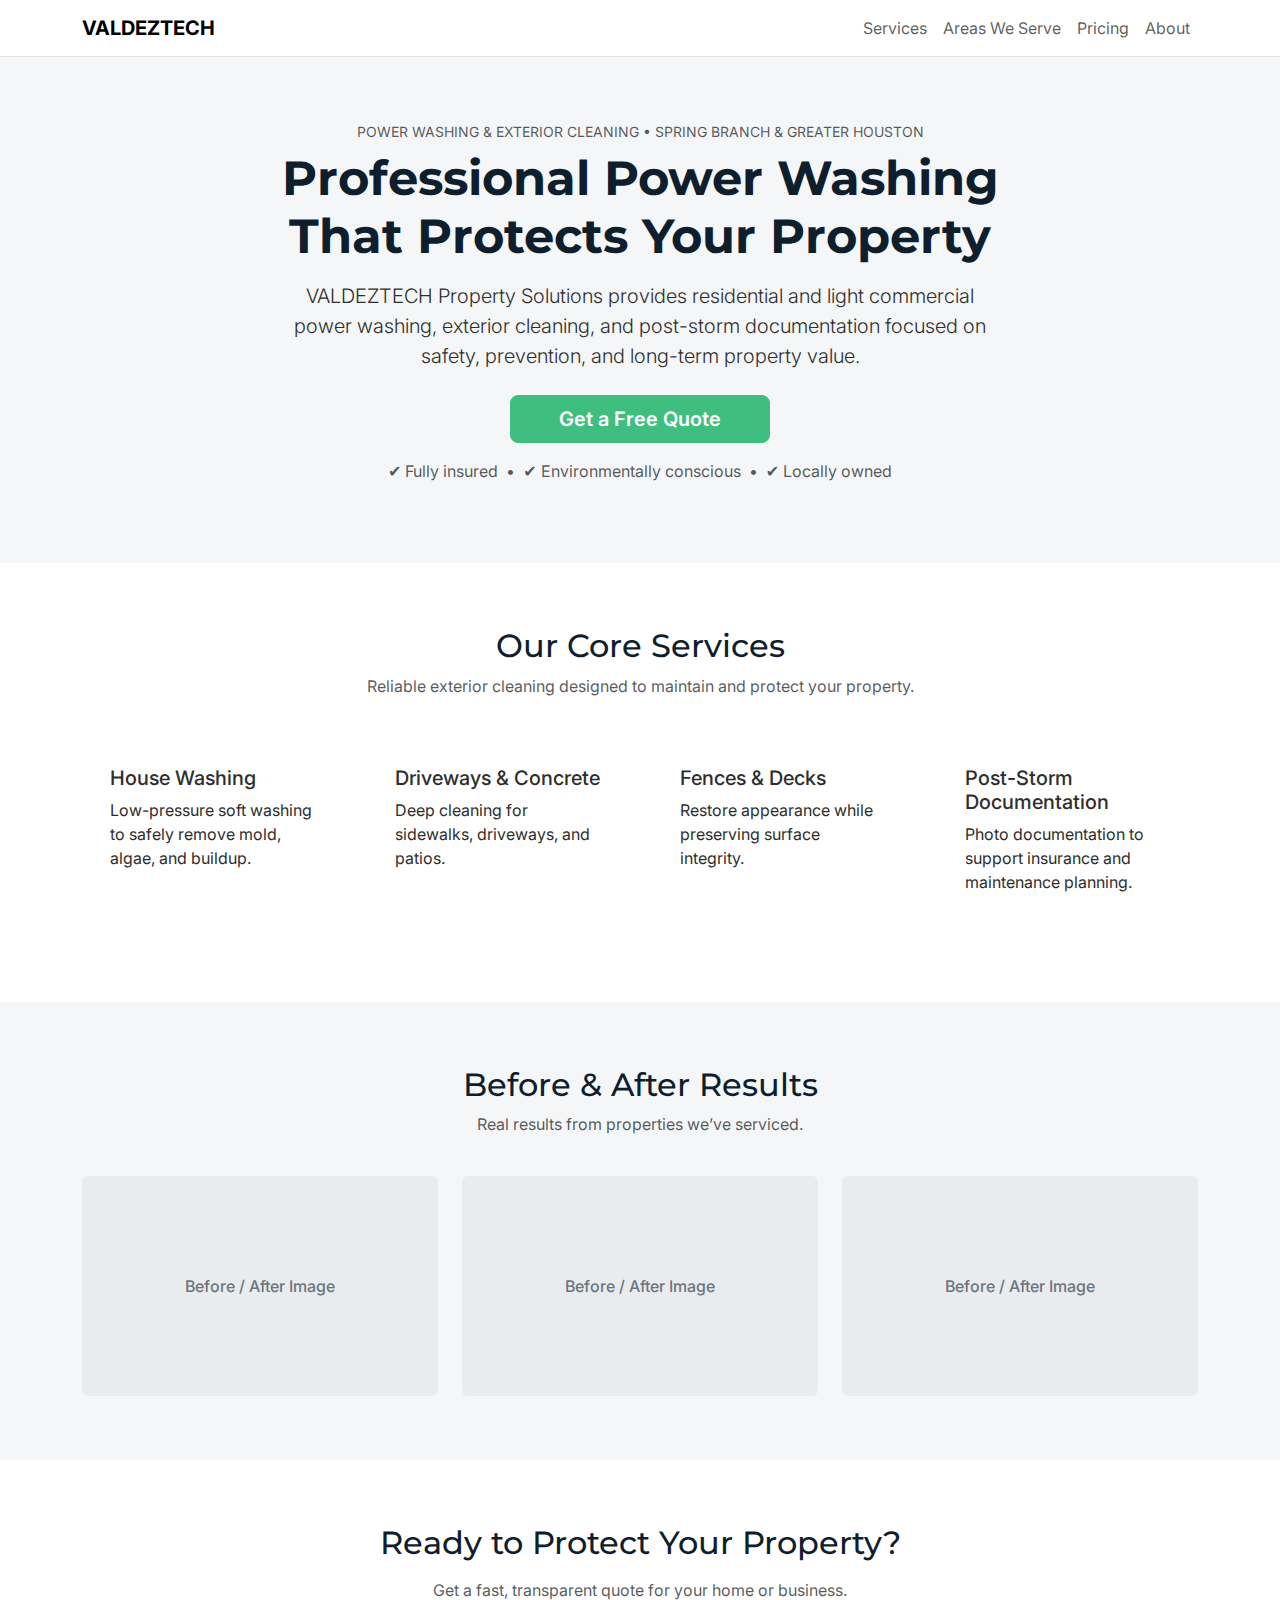
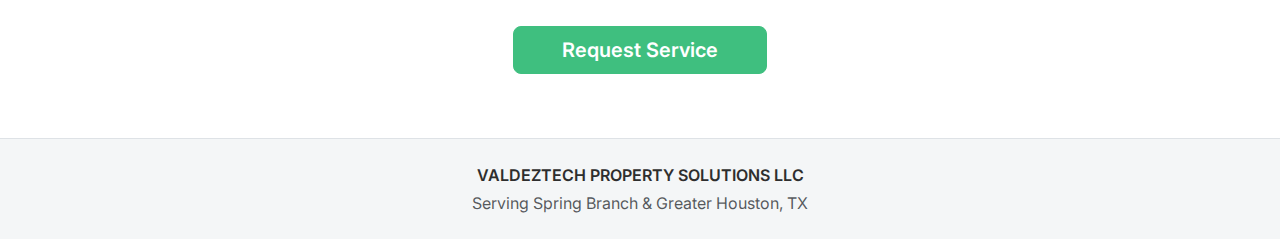
<file: index.html>
<!doctype html>
<html lang="en">
<head>
  <meta charset="utf-8" />
  <meta name="viewport" content="width=device-width, initial-scale=1" />
  <title>Power Washing & Exterior Cleaning | VALDEZTECH Property Solutions</title>

  <!-- Bootstrap -->
  <link href="https://cdn.jsdelivr.net/npm/bootstrap@5.3.2/dist/css/bootstrap.min.css" rel="stylesheet"/>

  <!-- Google Fonts -->
  <link rel="preconnect" href="https://fonts.googleapis.com" />
  <link rel="preconnect" href="https://fonts.gstatic.com" crossorigin />
  <link href="https://fonts.googleapis.com/css2?family=Inter:wght@400;500&family=Montserrat:wght@500;600;700&display=swap" rel="stylesheet"/>

  <style>
    :root {
      --navy: #0F1E2D;
      --gray-text: #2E2E2E;
      --accent: #3FBF7F;
      --off-white: #F4F6F7;
    }

    body {
      font-family: 'Inter', system-ui, sans-serif;
      background-color: var(--off-white);
      color: var(--gray-text);
    }

    h1, h2, h3 {
      font-family: 'Montserrat', sans-serif;
      color: var(--navy);
    }

    .btn-primary {
      background-color: var(--accent);
      border-color: var(--accent);
      font-weight: 600;
    }

    .btn-primary:hover {
      background-color: #34a86f;
      border-color: #34a86f;
    }

    .section-padding {
      padding: 4rem 0;
    }

    .service-card {
      background: #fff;
      border-radius: 8px;
      padding: 1.75rem;
      height: 100%;
    }

    .album-placeholder {
      background-color: #e9ecef;
      border-radius: 6px;
      height: 220px;
      display: flex;
      align-items: center;
      justify-content: center;
      color: #6c757d;
      font-weight: 500;
    }
  </style>
</head>

<body>

<!-- NAVBAR -->
<nav class="navbar navbar-expand-lg bg-white border-bottom">
  <div class="container">
    <a class="navbar-brand fw-bold" href="index.html">VALDEZTECH</a>

    <button class="navbar-toggler" type="button" data-bs-toggle="collapse" data-bs-target="#mainNav">
      <span class="navbar-toggler-icon"></span>
    </button>

    <div class="collapse navbar-collapse" id="mainNav">
      <ul class="navbar-nav ms-auto">
        <li class="nav-item"><a class="nav-link" href="services.html">Services</a></li>
        <li class="nav-item"><a class="nav-link" href="areas.html">Areas We Serve</a></li>
        <li class="nav-item"><a class="nav-link" href="qoute.html">Pricing</a></li>
        <li class="nav-item"><a class="nav-link" href="about.html">About</a></li>
      </ul>
    </div>
  </div>
</nav>

<!-- HERO -->
<section class="section-padding text-center">
  <div class="container">
    <p class="text-uppercase text-muted small mb-2">
      Power Washing & Exterior Cleaning • Spring Branch & Greater Houston
    </p>

    <h1 class="display-5 fw-bold mb-3">
      Professional Power Washing<br class="d-none d-md-block">
      That Protects Your Property
    </h1>

    <p class="lead mx-auto mb-4" style="max-width:720px;">
      VALDEZTECH Property Solutions provides residential and light commercial
      power washing, exterior cleaning, and post-storm documentation focused on
      safety, prevention, and long-term property value.
    </p>

    <a href="qoute.html" class="btn btn-primary btn-lg px-5">
      Get a Free Quote
    </a>

    <p class="text-muted mt-3">
      ✔ Fully insured &nbsp;•&nbsp; ✔ Environmentally conscious &nbsp;•&nbsp; ✔ Locally owned
    </p>
  </div>
</section>

<!-- SERVICES -->
<section class="section-padding bg-white">
  <div class="container">
    <div class="row mb-4">
      <div class="col text-center">
        <h2>Our Core Services</h2>
        <p class="text-muted">
          Reliable exterior cleaning designed to maintain and protect your property.
        </p>
      </div>
    </div>

    <div class="row g-4">
      <div class="col-md-6 col-lg-3">
        <div class="service-card">
          <h5>House Washing</h5>
          <p>Low-pressure soft washing to safely remove mold, algae, and buildup.</p>
        </div>
      </div>

      <div class="col-md-6 col-lg-3">
        <div class="service-card">
          <h5>Driveways & Concrete</h5>
          <p>Deep cleaning for sidewalks, driveways, and patios.</p>
        </div>
      </div>

      <div class="col-md-6 col-lg-3">
        <div class="service-card">
          <h5>Fences & Decks</h5>
          <p>Restore appearance while preserving surface integrity.</p>
        </div>
      </div>

      <div class="col-md-6 col-lg-3">
        <div class="service-card">
          <h5>Post-Storm Documentation</h5>
          <p>Photo documentation to support insurance and maintenance planning.</p>
        </div>
      </div>
    </div>
  </div>
</section>

<!-- BEFORE / AFTER ALBUM -->
<section class="section-padding">
  <div class="container">
    <div class="row mb-4">
      <div class="col text-center">
        <h2>Before & After Results</h2>
        <p class="text-muted">
          Real results from properties we’ve serviced.
        </p>
      </div>
    </div>

    <div class="row g-4">
      <div class="col-md-4">
        <div class="album-placeholder">
          Before / After Image
        </div>
      </div>
      <div class="col-md-4">
        <div class="album-placeholder">
          Before / After Image
        </div>
      </div>
      <div class="col-md-4">
        <div class="album-placeholder">
          Before / After Image
        </div>
      </div>
    </div>
  </div>
</section>

<!-- CTA -->
<section class="section-padding bg-white text-center">
  <div class="container">
    <h2 class="mb-3">Ready to Protect Your Property?</h2>
    <p class="mb-4 text-muted">
      Get a fast, transparent quote for your home or business.
    </p>
    <a href="quote.html" class="btn btn-primary btn-lg px-5">
      Request Service
    </a>
  </div>
</section>

<!-- FOOTER -->
<footer class="py-4 border-top">
  <div class="container text-center">
    <p class="mb-1 fw-semibold">VALDEZTECH PROPERTY SOLUTIONS LLC</p>
    <p class="text-muted mb-0">
      Serving Spring Branch & Greater Houston, TX
    </p>
  </div>
</footer>

<script src="https://cdn.jsdelivr.net/npm/bootstrap@5.3.2/dist/js/bootstrap.bundle.min.js"></script>
</body>
</html>
</file>
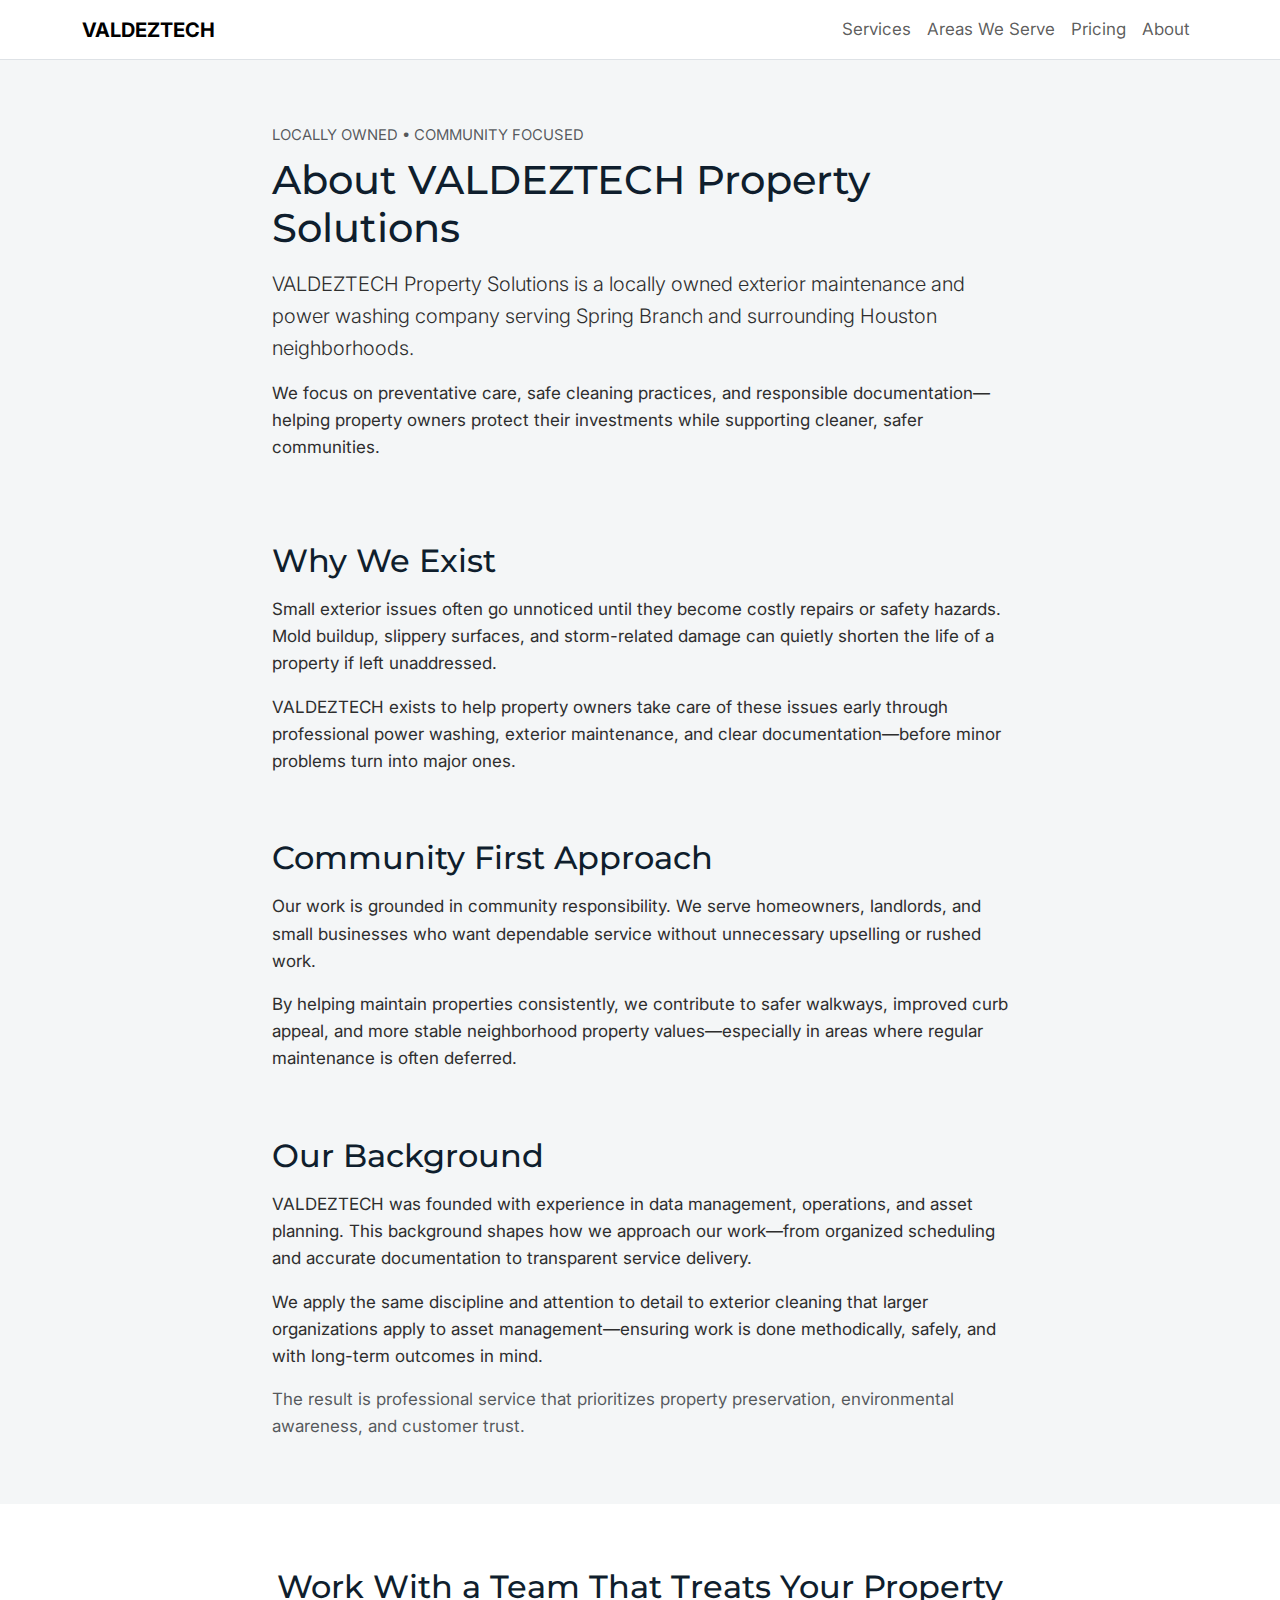
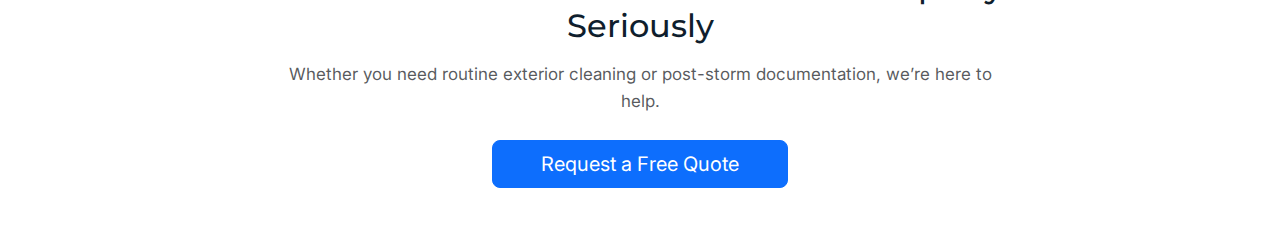
<file: about.html>
<!doctype html>
<html lang="en">
<head>
  <meta charset="UTF-8" />
  <meta name="viewport" content="width=device-width, initial-scale=1.0" />
  <title>About Us | VALDEZTECH Property Solutions</title>

  <!-- Bootstrap CSS -->
  <link href="https://cdn.jsdelivr.net/npm/bootstrap@5.3.2/dist/css/bootstrap.min.css" rel="stylesheet"/>

  <!-- Google Fonts -->
  <link rel="preconnect" href="https://fonts.googleapis.com" />
  <link rel="preconnect" href="https://fonts.gstatic.com" crossorigin />
  <link href="https://fonts.googleapis.com/css2?family=Inter:wght@400;500&family=Montserrat:wght@500;600;700&display=swap" rel="stylesheet"/>

  <style>
    :root {
      --navy: #0F1E2D;
      --gray-text: #2E2E2E;
      --accent: #3FBF7F;
      --off-white: #F4F6F7;
    }

    body {
      font-family: 'Inter', system-ui, sans-serif;
      background-color: var(--off-white);
      color: var(--gray-text);
      font-size: 17px;
      line-height: 1.6;
    }

    h1, h2 {
      font-family: 'Montserrat', sans-serif;
      color: var(--navy);
    }

    .section-padding {
      padding: 4rem 0;
    }

    .content-block {
      max-width: 760px;
    }
  </style>
</head>

<body>

<!-- NAVBAR -->
<nav class="navbar navbar-expand-lg bg-white border-bottom">
  <div class="container">
    <a class="navbar-brand fw-bold" href="index.html">VALDEZTECH</a>

    <button class="navbar-toggler" type="button" data-bs-toggle="collapse" data-bs-target="#mainNav">
      <span class="navbar-toggler-icon"></span>
    </button>

    <div class="collapse navbar-collapse" id="mainNav">
      <ul class="navbar-nav ms-auto">
        <li class="nav-item"><a class="nav-link" href="services.html">Services</a></li>
        <li class="nav-item"><a class="nav-link" href="areas.html">Areas We Serve</a></li>
        <li class="nav-item"><a class="nav-link" href="pricing.html">Pricing</a></li>
        <li class="nav-item"><a class="nav-link" href="about.html">About</a></li>
      </ul>
    </div>
  </div>
</nav>
<!-- HEADER -->
<section class="section-padding">
  <div class="container content-block">
    <p class="text-uppercase text-muted small mb-2">
      Locally Owned • Community Focused
    </p>

    <h1 class="mb-3">About VALDEZTECH Property Solutions</h1>

    <p class="lead">
      VALDEZTECH Property Solutions is a locally owned exterior maintenance and
      power washing company serving Spring Branch and surrounding Houston
      neighborhoods.
    </p>

    <p>
      We focus on preventative care, safe cleaning practices, and responsible
      documentation—helping property owners protect their investments while
      supporting cleaner, safer communities.
    </p>
  </div>
</section>

<!-- PURPOSE -->
<section class="pb-5">
  <div class="container content-block">
    <h2 class="mb-3">Why We Exist</h2>
    <p>
      Small exterior issues often go unnoticed until they become costly repairs
      or safety hazards. Mold buildup, slippery surfaces, and storm-related
      damage can quietly shorten the life of a property if left unaddressed.
    </p>

    <p>
      VALDEZTECH exists to help property owners take care of these issues early
      through professional power washing, exterior maintenance, and clear
      documentation—before minor problems turn into major ones.
    </p>
  </div>
</section>

<!-- COMMUNITY -->
<section class="pb-5">
  <div class="container content-block">
    <h2 class="mb-3">Community First Approach</h2>
    <p>
      Our work is grounded in community responsibility. We serve homeowners,
      landlords, and small businesses who want dependable service without
      unnecessary upselling or rushed work.
    </p>

    <p>
      By helping maintain properties consistently, we contribute to safer
      walkways, improved curb appeal, and more stable neighborhood property
      values—especially in areas where regular maintenance is often deferred.
    </p>
  </div>
</section>

<!-- FOUNDER -->
<section class="pb-5">
  <div class="container content-block">
    <h2 class="mb-3">Our Background</h2>
    <p>
      VALDEZTECH was founded with experience in data management, operations, and
      asset planning. This background shapes how we approach our work—from
      organized scheduling and accurate documentation to transparent service
      delivery.
    </p>

    <p>
      We apply the same discipline and attention to detail to exterior cleaning
      that larger organizations apply to asset management—ensuring work is done
      methodically, safely, and with long-term outcomes in mind.
    </p>

    <p class="text-muted">
      The result is professional service that prioritizes property preservation,
      environmental awareness, and customer trust.
    </p>
  </div>
</section>

<!-- CTA -->
<section class="section-padding bg-white text-center">
  <div class="container content-block">
    <h2 class="mb-3">Work With a Team That Treats Your Property Seriously</h2>
    <p class="mb-4 text-muted">
      Whether you need routine exterior cleaning or post-storm documentation,
      we’re here to help.
    </p>
    <a href="pricing.html" class="btn btn-primary btn-lg px-5">
      Request a Free Quote
    </a>
  </div>
</section>

<!-- Bootstrap JS -->
<script src="https://cdn.jsdelivr.net/npm/bootstrap@5.3.2/dist/js/bootstrap.bundle.min.js"></script>
</body>
</html>
</file>
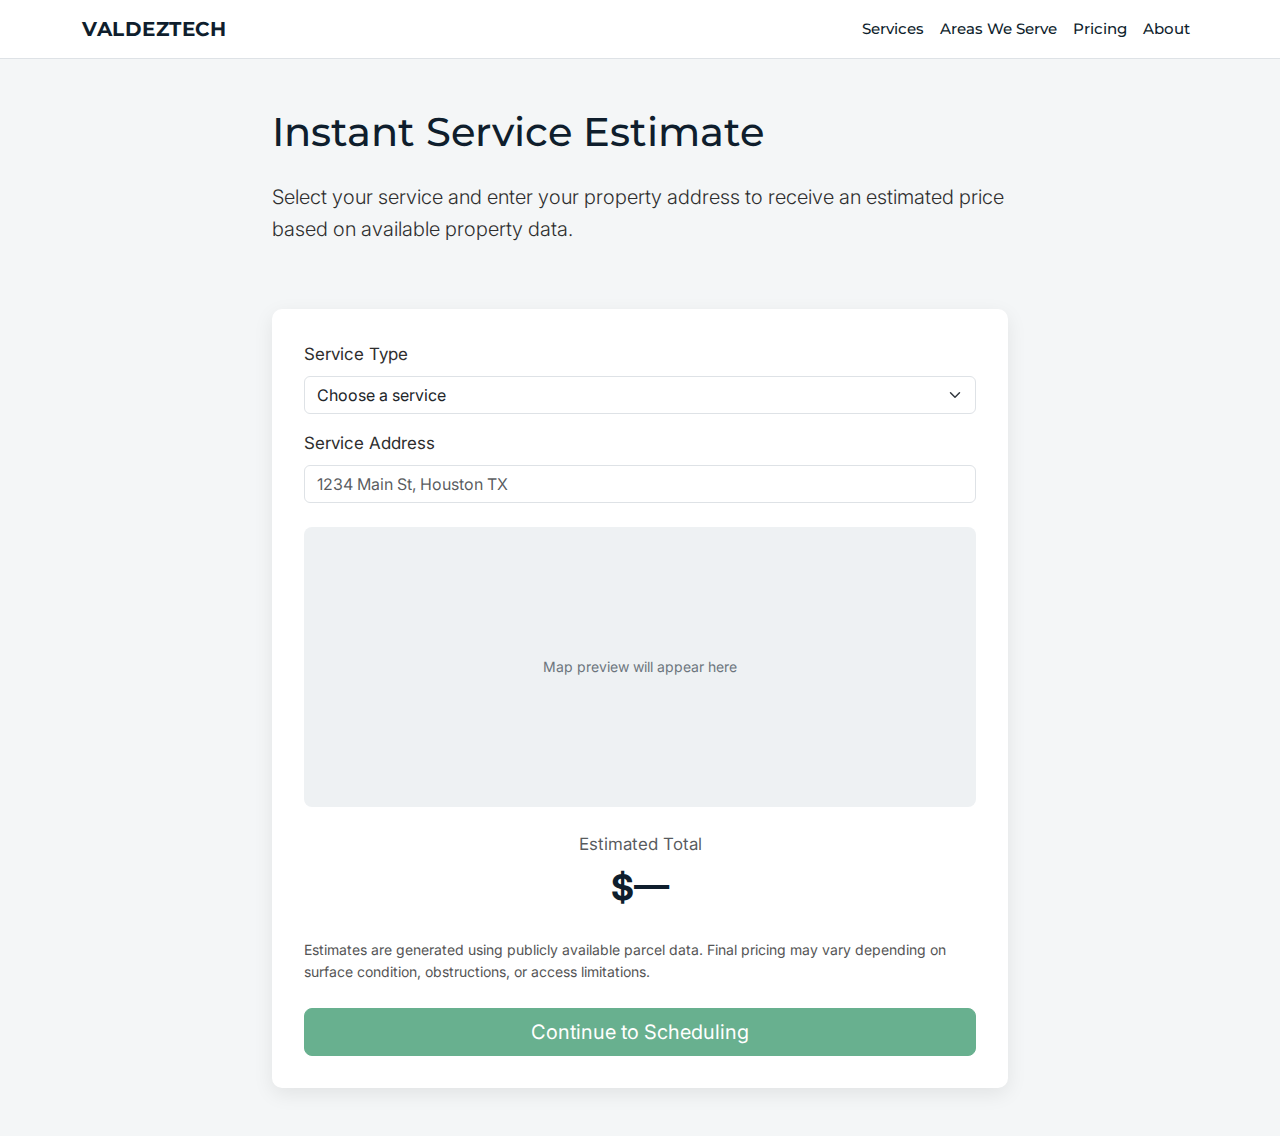
<file: pricing.html>
<!doctype html>
<html lang="en">
  <head>
    <meta charset="utf-8" />
    <meta name="viewport" content="width=device-width, initial-scale=1" />
    <title>Instant Estimate | VALDEZTECH Property Solutions</title>

    <!-- Bootstrap CSS -->
    <link
      href="https://cdn.jsdelivr.net/npm/bootstrap@5.3.2/dist/css/bootstrap.min.css"
      rel="stylesheet"
    />

    <!-- Google Fonts -->
    <link rel="preconnect" href="https://fonts.googleapis.com" />
    <link rel="preconnect" href="https://fonts.gstatic.com" crossorigin />
    <link
      href="https://fonts.googleapis.com/css2?family=Inter:wght@400;500&family=Montserrat:wght@500;600;700&display=swap"
      rel="stylesheet"
    />
<!-- Azure Maps CSS -->
<link
  rel="stylesheet"
  href="https://atlas.microsoft.com/sdk/javascript/mapcontrol/3/atlas.min.css"
/>

<!-- Azure Maps JS -->
<script src="https://atlas.microsoft.com/sdk/javascript/mapcontrol/3/atlas.min.js"></script>

    <!-- Brand Styles -->
    <style>
      :root {
        --navy: #0f1e2d;
        --gray-text: #2e2e2e;
        --accent: #3fbf7f;
        --off-white: #f4f6f7;
      }

      body {
        font-family: "Inter", system-ui, sans-serif;
        font-size: 17px;
        line-height: 1.6;
        color: var(--gray-text);
        background-color: var(--off-white);
      }

      h1,
      h2 {
        font-family: "Montserrat", sans-serif;
        color: var(--navy);
        line-height: 1.25;
      }

      .navbar {
        background-color: #ffffff;
        border-bottom: 1px solid #e5e5e5;
      }

      .navbar-brand {
        font-family: "Montserrat", sans-serif;
        font-weight: 700;
        color: var(--navy);
        letter-spacing: 0.5px;
      }

      .navbar-nav .nav-link {
        font-family: "Montserrat", sans-serif;
        font-weight: 500;
        font-size: 15px;
        color: var(--navy);
      }

      .navbar-nav .nav-link:hover {
        color: var(--accent);
      }

      .content-block {
        max-width: 760px;
      }

      .estimate-box {
        background: #ffffff;
        border-radius: 10px;
        padding: 2rem;
        box-shadow: 0 6px 20px rgba(0, 0, 0, 0.08);
      }

      #map {
        width: 100%;
        height: 280px;
        background: #eef1f3;
        border-radius: 8px;
        display: flex;
        align-items: center;
        justify-content: center;
        color: #6c757d;
        font-size: 14px;
      }

      .price-display {
        font-size: 2.2rem;
        font-weight: 700;
        color: var(--navy);
      }

      .text-small {
        font-size: 14px;
        color: #555;
      }
    </style>
  </head>

  <body>
    <!-- NAVBAR -->
<nav class="navbar navbar-expand-lg bg-white border-bottom">
  <div class="container">
    <a class="navbar-brand fw-bold" href="index.html">VALDEZTECH</a>

    <button class="navbar-toggler" type="button" data-bs-toggle="collapse" data-bs-target="#mainNav">
      <span class="navbar-toggler-icon"></span>
    </button>

    <div class="collapse navbar-collapse" id="mainNav">
      <ul class="navbar-nav ms-auto">
        <li class="nav-item"><a class="nav-link" href="services.html">Services</a></li>
        <li class="nav-item"><a class="nav-link" href="areas.html">Areas We Serve</a></li>
        <li class="nav-item"><a class="nav-link" href="pricing.html">Pricing</a></li>
        <li class="nav-item"><a class="nav-link" href="about.html">About</a></li>
      </ul>
    </div>
  </div>
</nav>

    <!-- PAGE HEADER -->
    <section class="py-5">
      <div class="container content-block">
        <h1 class="mb-4">Instant Service Estimate</h1>

        <p class="lead">
          Select your service and enter your property address to receive an
          estimated price based on available property data.
        </p>
      </div>
    </section>

    <!-- ESTIMATE TOOL -->
    <section class="pb-5">
      <div class="container content-block">
        <div class="estimate-box">

          <!-- SERVICE -->
          <div class="mb-3">
            <label class="form-label">Service Type</label>
            <select id="serviceType" class="form-select">
              <option selected disabled>Choose a service</option>
              <option value="exterior">Exterior Surface Cleaning</option>
              <option value="driveway">Driveway Cleaning</option>
              <option value="sidewalk">Sidewalk Cleaning</option>
              <option value="siding">House Siding Wash</option>
            </select>
          </div>

          <!-- ADDRESS -->
          <div class="mb-4">
            <label class="form-label">Service Address</label>
            <input
              type="text"
              id="address"
              class="form-control"
              placeholder="1234 Main St, Houston TX"
            />
          </div>

          <!-- MAP -->
          <div class="mb-4">
            <div id="map">
              Map preview will appear here
            </div>
          </div>

          <!-- ESTIMATE -->
          <div class="text-center mb-4">
            <div class="text-muted">Estimated Total</div>
            <div class="price-display" id="estimatePrice">$—</div>
          </div>

          <!-- DISCLAIMER -->
          <p class="text-small mb-4">
            Estimates are generated using publicly available parcel data.
            Final pricing may vary depending on surface condition,
            obstructions, or access limitations.
          </p>

          <!-- CTA -->
          <div class="d-grid">
            <button id="continueBtn" class="btn btn-success btn-lg" disabled>
              Continue to Scheduling
            </button>
          </div>

        </div>
      </div>
    </section>

    <!-- Bootstrap JS -->
    <script src="https://cdn.jsdelivr.net/npm/bootstrap@5.3.2/dist/js/bootstrap.bundle.min.js"></script>

    <!-- TEMP JS LOGIC -->
    <script>
      const serviceType = document.getElementById("serviceType");
      const addressInput = document.getElementById("address");
      const estimatePrice = document.getElementById("estimatePrice");
      const continueBtn = document.getElementById("continueBtn");

      function checkReady() {
        if (serviceType.value && addressInput.value.length > 5) {
          estimatePrice.textContent = "$149.00";
          continueBtn.disabled = false;
        }
      }

      serviceType.addEventListener("change", checkReady);
      addressInput.addEventListener("blur", checkReady);
      <script>
  const AZURE_MAPS_KEY = "1VL2HBM2G9ypgYnMndflxtdlaCLmpbxiHONxglu74FXryKokOt7IJQQJ99CBACrJL3J3sUZcAAAgAZMPMu5n";
      
  const serviceType = document.getElementById("serviceType");
  const addressInput = document.getElementById("address");
  const estimatePrice = document.getElementById("estimatePrice");
  const continueBtn = document.getElementById("continueBtn");

  let map, marker;

  // Initialize map (default: Houston)
  function initMap() {
    map = new atlas.Map("map", {
      center: [-95.3698, 29.7604], // Houston
      zoom: 14,
      authOptions: {
        authType: "subscriptionKey",
        subscriptionKey: AZURE_MAPS_KEY
      }
    });

    map.events.add("ready", () => {
      marker = new atlas.HtmlMarker({
        position: [-95.3698, 29.7604]
      });
      map.markers.add(marker);
    });
  }

  initMap();

  // TEMP estimate logic (unchanged)
  function checkReady() {
    if (serviceType.value && addressInput.value.length > 5) {
      estimatePrice.textContent = "$149.00";
      continueBtn.disabled = false;
    }
  }

  serviceType.addEventListener("change", checkReady);
  addressInput.addEventListener("blur", checkReady);
</script>
</script>

    </script>
  </body>
</html>
</file>
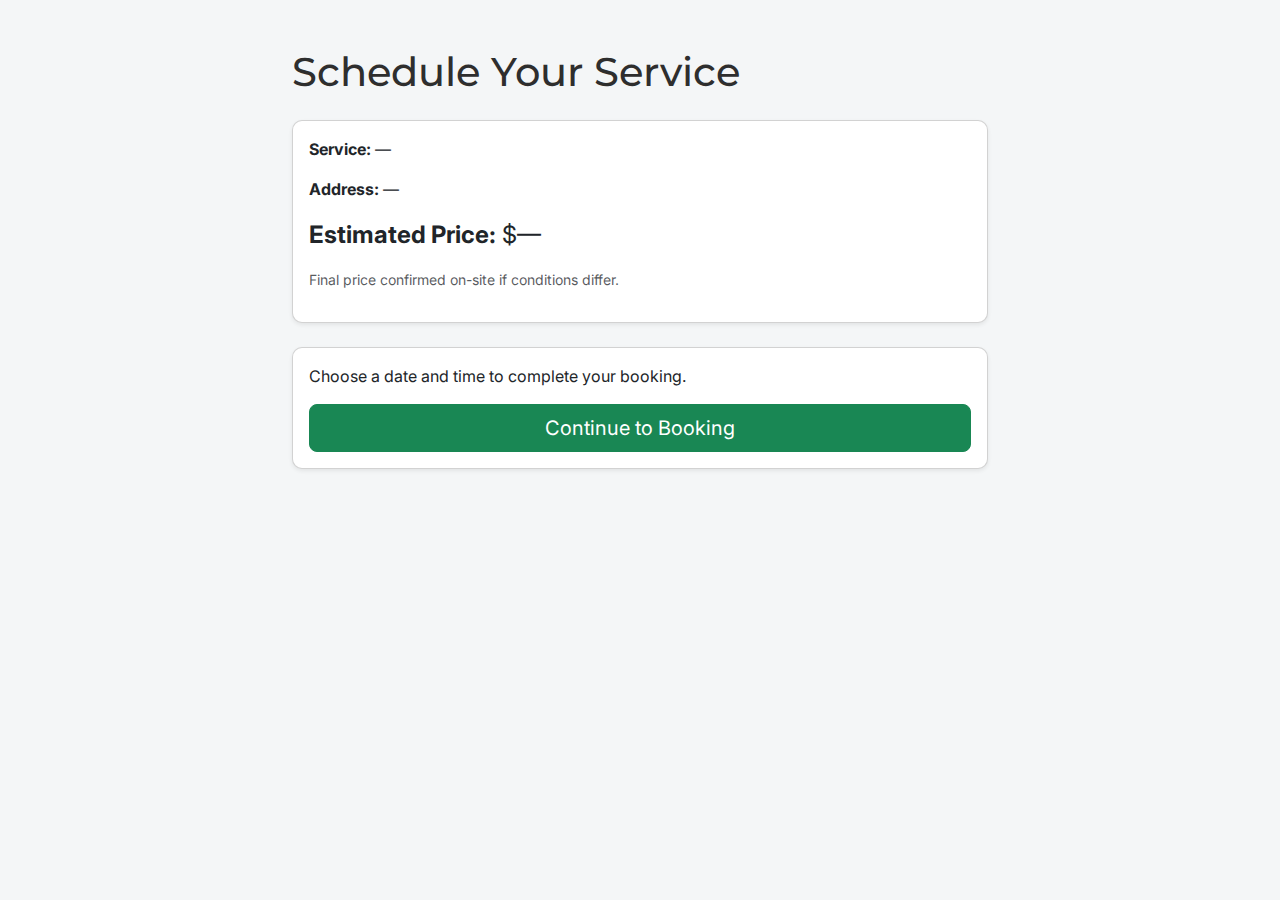
<file: schedule.html>
<!doctype html>
<html lang="en">
  <head>
    <meta charset="utf-8" />
    <meta name="viewport" content="width=device-width, initial-scale=1" />
    <title>Schedule Service | VALDEZTECH</title>

    <!-- Bootstrap CSS -->
    <link
      href="https://cdn.jsdelivr.net/npm/bootstrap@5.3.2/dist/css/bootstrap.min.css"
      rel="stylesheet"
    />

    <!-- Fonts -->
    <link rel="preconnect" href="https://fonts.googleapis.com" />
    <link rel="preconnect" href="https://fonts.gstatic.com" crossorigin />
    <link
      href="https://fonts.googleapis.com/css2?family=Inter:wght@400;500&family=Montserrat:wght@600;700&display=swap"
      rel="stylesheet"
    />

    <style>
      body {
        font-family: "Inter", system-ui, sans-serif;
        background: #f4f6f7;
        color: #2e2e2e;
      }
      h1 {
        font-family: "Montserrat", sans-serif;
      }
      .card {
        border-radius: 10px;
      }
    </style>
  </head>

  <body>
    <div class="container py-5" style="max-width: 720px;">
      <h1 class="mb-4">Schedule Your Service</h1>

      <div class="card shadow-sm mb-4">
        <div class="card-body">
          <p><strong>Service:</strong> <span id="service"></span></p>
          <p><strong>Address:</strong> <span id="address"></span></p>
          <p class="fs-4">
            <strong>Estimated Price:</strong>
            <span id="estimate"></span>
          </p>
          <p class="text-muted small">
            Final price confirmed on-site if conditions differ.
          </p>
        </div>
      </div>

      <!-- Placeholder for scheduler -->
      <div class="card shadow-sm">
        <div class="card-body">
          <p class="mb-3">
            Choose a date and time to complete your booking.
          </p>

          <!-- Replace later with Calendly / Square embed -->
          <a href="#" class="btn btn-success btn-lg w-100">
            Continue to Booking
          </a>
        </div>
      </div>
    </div>

    <!-- Read estimate data -->
    <script>
      const params = new URLSearchParams(window.location.search);

      document.getElementById("service").textContent =
        params.get("service") ?? "—";

      document.getElementById("address").textContent =
        params.get("address") ?? "—";

      const estimate = params.get("estimate");
      document.getElementById("estimate").textContent =
        estimate ? `$${estimate}.00` : "$—";
    </script>
  </body>
</html>
</file>
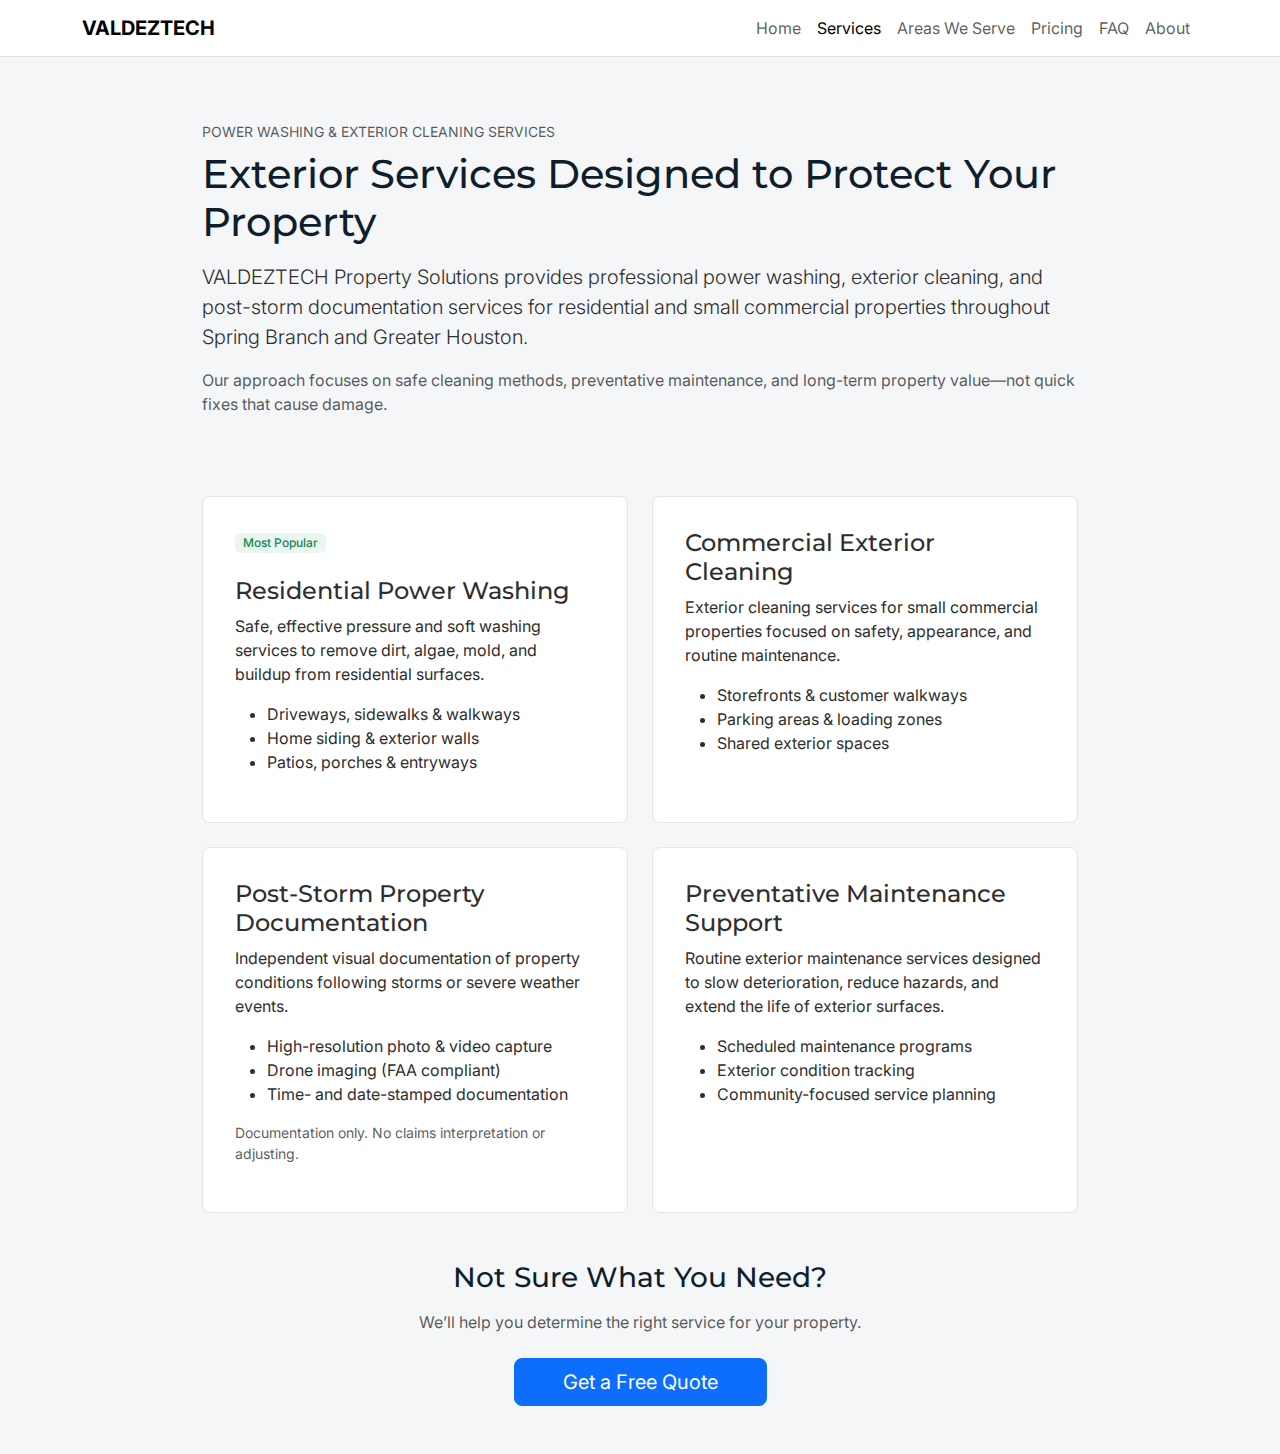
<file: services.html>
<!doctype html>
<html lang="en">
<head>
  <meta charset="utf-8" />
  <meta name="viewport" content="width=device-width, initial-scale=1" />
  <title>Power Washing Services | VALDEZTECH Property Solutions</title>

  <!-- Bootstrap CSS -->
  <link href="https://cdn.jsdelivr.net/npm/bootstrap@5.3.2/dist/css/bootstrap.min.css" rel="stylesheet"/>

  <!-- Google Fonts -->
  <link rel="preconnect" href="https://fonts.googleapis.com" />
  <link rel="preconnect" href="https://fonts.gstatic.com" crossorigin />
  <link href="https://fonts.googleapis.com/css2?family=Inter:wght@400;500&family=Montserrat:wght@500;600;700&display=swap" rel="stylesheet"/>

  <style>
    :root {
      --navy: #0F1E2D;
      --gray-text: #2E2E2E;
      --accent: #3FBF7F;
      --off-white: #F4F6F7;
    }

    body {
      font-family: 'Inter', system-ui, sans-serif;
      background-color: var(--off-white);
      color: var(--gray-text);
    }

    h1, h2, h3 {
      font-family: 'Montserrat', sans-serif;
      color: var(--navy);
    }

    .service-card {
      background: #ffffff;
      border: 1px solid #e5e5e5;
      border-radius: 8px;
      height: 100%;
      padding: 2rem;
    }

    .section-padding {
      padding: 4rem 0;
    }

    .badge-custom {
      background-color: #e9f7f0;
      color: #198754;
      font-weight: 500;
    }
  </style>
</head>

<body>

<!-- NAVBAR -->
<nav class="navbar navbar-expand-lg bg-white border-bottom">
  <div class="container">
    <a class="navbar-brand fw-bold" href="index.html">VALDEZTECH</a>

    <button class="navbar-toggler" type="button" data-bs-toggle="collapse" data-bs-target="#mainNav">
      <span class="navbar-toggler-icon"></span>
    </button>

    <div class="collapse navbar-collapse" id="mainNav">
      <ul class="navbar-nav ms-auto">
        <li class="nav-item"><a class="nav-link" href="index.html">Home</a></li>
        <li class="nav-item"><a class="nav-link active" href="services.html">Services</a></li>
        <li class="nav-item"><a class="nav-link" href="areas.html">Areas We Serve</a></li>
        <li class="nav-item"><a class="nav-link" href="pricing.html">Pricing</a></li>
        <li class="nav-item"><a class="nav-link" href="faq.html">FAQ</a></li>
        <li class="nav-item"><a class="nav-link" href="about.html">About</a></li>
      </ul>
    </div>
  </div>
</nav>

<!-- PAGE HEADER -->
<section class="section-padding">
  <div class="container" style="max-width:900px;">
    <p class="text-uppercase text-muted small mb-2">
      Power Washing & Exterior Cleaning Services
    </p>

    <h1 class="mb-3">Exterior Services Designed to Protect Your Property</h1>

    <p class="lead">
      VALDEZTECH Property Solutions provides professional power washing,
      exterior cleaning, and post-storm documentation services for residential
      and small commercial properties throughout Spring Branch and Greater Houston.
    </p>

    <p class="text-muted">
      Our approach focuses on safe cleaning methods, preventative maintenance,
      and long-term property value—not quick fixes that cause damage.
    </p>
  </div>
</section>

<!-- SERVICES GRID -->
<section class="pb-5">
  <div class="container" style="max-width:900px;">
    <div class="row g-4">

      <!-- Residential -->
      <div class="col-md-6">
        <div class="service-card">
          <span class="badge badge-custom mb-3">Most Popular</span>
          <h2 class="h4 mt-2">Residential Power Washing</h2>
          <p>
            Safe, effective pressure and soft washing services to remove dirt,
            algae, mold, and buildup from residential surfaces.
          </p>
          <ul>
            <li>Driveways, sidewalks & walkways</li>
            <li>Home siding & exterior walls</li>
            <li>Patios, porches & entryways</li>
          </ul>
        </div>
      </div>

      <!-- Commercial -->
      <div class="col-md-6">
        <div class="service-card">
          <h2 class="h4">Commercial Exterior Cleaning</h2>
          <p>
            Exterior cleaning services for small commercial properties focused on
            safety, appearance, and routine maintenance.
          </p>
          <ul>
            <li>Storefronts & customer walkways</li>
            <li>Parking areas & loading zones</li>
            <li>Shared exterior spaces</li>
          </ul>
        </div>
      </div>

      <!-- Storm Docs -->
      <div class="col-md-6">
        <div class="service-card">
          <h2 class="h4">Post-Storm Property Documentation</h2>
          <p>
            Independent visual documentation of property conditions following
            storms or severe weather events.
          </p>
          <ul>
            <li>High-resolution photo & video capture</li>
            <li>Drone imaging (FAA compliant)</li>
            <li>Time- and date-stamped documentation</li>
          </ul>
          <p class="text-muted small mt-2">
            Documentation only. No claims interpretation or adjusting.
          </p>
        </div>
      </div>

      <!-- Preventative -->
      <div class="col-md-6">
        <div class="service-card">
          <h2 class="h4">Preventative Maintenance Support</h2>
          <p>
            Routine exterior maintenance services designed to slow deterioration,
            reduce hazards, and extend the life of exterior surfaces.
          </p>
          <ul>
            <li>Scheduled maintenance programs</li>
            <li>Exterior condition tracking</li>
            <li>Community-focused service planning</li>
          </ul>
        </div>
      </div>

    </div>

    <!-- CTA -->
    <div class="text-center mt-5">
      <h3 class="mb-3">Not Sure What You Need?</h3>
      <p class="text-muted mb-4">
        We’ll help you determine the right service for your property.
      </p>
      <a href="pricing.html" class="btn btn-primary btn-lg px-5">
        Get a Free Quote
      </a>
    </div>
  </div>
</section>

<!-- Bootstrap JS -->
<script src="https://cdn.jsdelivr.net/npm/bootstrap@5.3.2/dist/js/bootstrap.bundle.min.js"></script>
</body>
</html>
</file>
